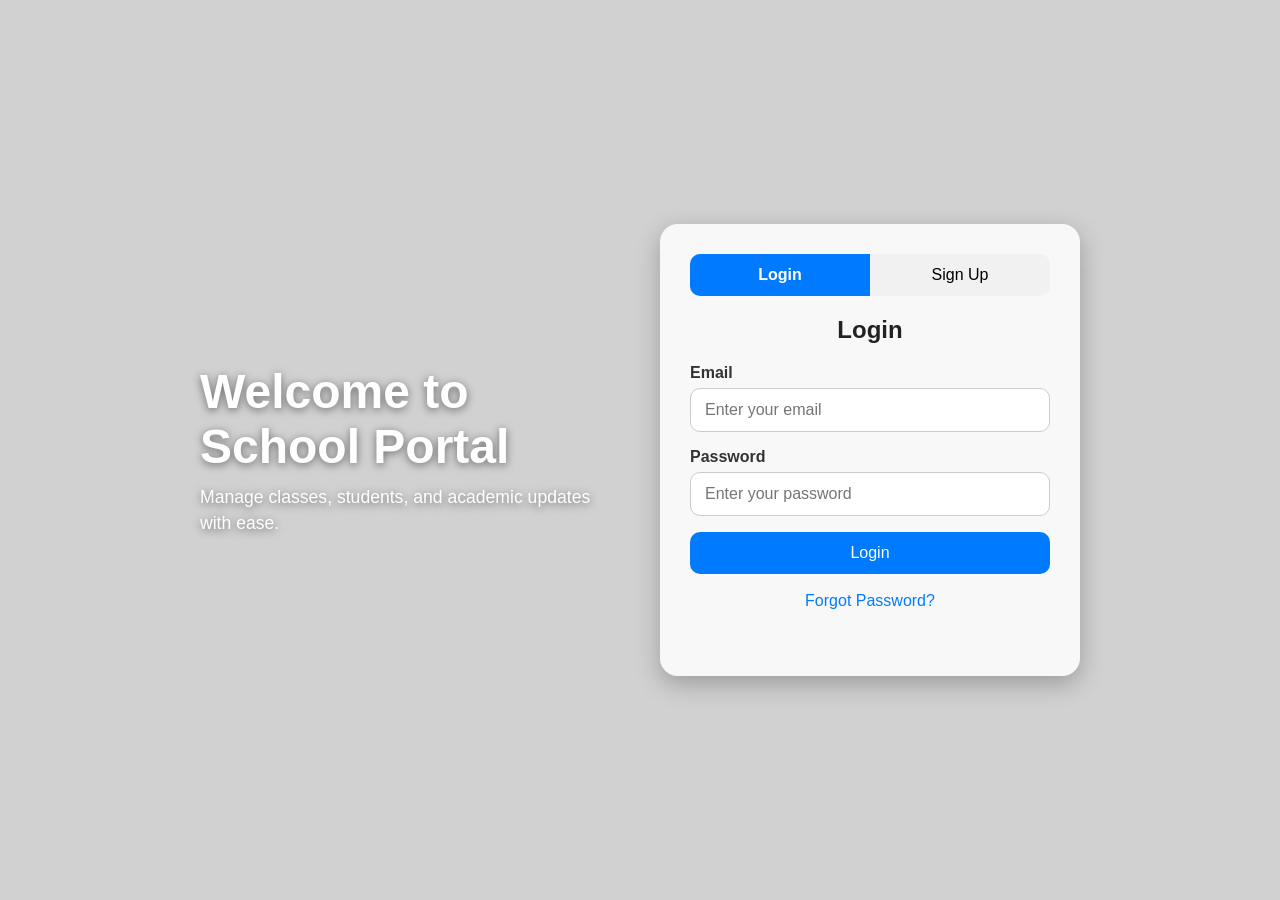
<file: total file.html>
<!DOCTYPE html>
<html lang="en">
<head>
    <meta charset="UTF-8">
    <meta name="viewport" content="width=device-width, initial-scale=1.0">
    <title>School Portal</title>
    <style>
        * {
            margin: 0;
            padding: 0;
            box-sizing: border-box;
        }

        body {
            font-family: Arial, sans-serif;
            min-height: 100vh;
            display: flex;
            justify-content: center;
            align-items: center;
            background-image: url("https://static.vecteezy.com/system/resources/previews/008/734/924/non_2x/cartoon-group-of-elementary-school-kids-in-the-school-yard-vector.jpg");
            background-size: cover;
            background-position: center;
            background-repeat: no-repeat;
            color: #333;
        }

        .page {
            width: 100%;
            min-height: 100vh;
            display: flex;
            justify-content: center;
            align-items: center;
            gap: 40px;
            padding: 30px;
            background: rgba(0, 0, 0, 0.18);
        }

        .brand {
            max-width: 420px;
            color: #fff;
            text-shadow: 0 2px 8px rgba(0, 0, 0, 0.5);
        }

        .brand h1 {
            font-size: 3rem;
            margin-bottom: 10px;
        }

        .brand p {
            font-size: 1.1rem;
            line-height: 1.5;
        }

        .auth-box {
            width: 420px;
            background: rgba(255, 255, 255, 0.85);
            padding: 30px;
            border-radius: 18px;
            box-shadow: 0 8px 25px rgba(0, 0, 0, 0.25);
        }

        .tab-buttons {
            display: flex;
            margin-bottom: 20px;
            background: #f1f1f1;
            border-radius: 10px;
            overflow: hidden;
        }

        .tab {
            flex: 1;
            border: none;
            padding: 12px;
            background: transparent;
            font-size: 1rem;
            cursor: pointer;
            transition: 0.3s ease;
        }

        .tab.active {
            background: #007bff;
            color: white;
            font-weight: bold;
        }

        .form {
            display: none;
        }

        .form.active {
            display: block;
        }

        .form h2 {
            text-align: center;
            margin-bottom: 20px;
            color: #222;
        }

        label {
            display: block;
            margin-bottom: 6px;
            font-weight: 600;
            color: #333;
        }

        input, select {
            width: 100%;
            padding: 12px 14px;
            margin-bottom: 16px;
            border: 1px solid #ccc;
            border-radius: 10px;
            font-size: 1rem;
            background: #fff;
        }

        .submit-btn {
            width: 100%;
            padding: 12px;
            border: none;
            border-radius: 10px;
            background: #007bff;
            color: white;
            font-size: 1rem;
            cursor: pointer;
            transition: 0.3s ease;
        }

        .submit-btn:hover {
            background: #005ec2;
        }

        .extra-links {
            margin-top: 18px;
            text-align: center;
        }

        .extra-links a {
            color: #007bff;
            text-decoration: none;
        }

        .message {
            margin-top: 16px;
            text-align: center;
            font-weight: bold;
            min-height: 20px;
            color: green;
        }

        .dashboard {
            display: none;
            width: min(900px, 100%);
            background: rgba(255, 255, 255, 0.94);
            padding: 32px;
            border-radius: 18px;
            box-shadow: 0 8px 25px rgba(0, 0, 0, 0.25);
        }

        .dashboard.visible {
            display: block;
        }

        .profile-box {
            display: none;
            width: min(620px, 100%);
            max-height: 90vh;
            overflow-y: auto;
            background: rgba(255, 255, 255, 0.94);
            padding: 30px;
            border-radius: 18px;
            box-shadow: 0 8px 25px rgba(0, 0, 0, 0.25);
        }

        .profile-box.visible {
            display: block;
        }

        .profile-box h2 {
            margin-bottom: 8px;
            color: #222;
        }

        .profile-box p {
            margin-bottom: 20px;
            color: #657384;
        }

        .profile-grid {
            display: grid;
            grid-template-columns: 1fr 1fr;
            gap: 0 16px;
        }

        .profile-grid .full-width {
            grid-column: 1 / -1;
        }

        .profile-box textarea {
            width: 100%;
            min-height: 90px;
            padding: 12px 14px;
            margin-bottom: 16px;
            border: 1px solid #ccc;
            border-radius: 10px;
            font: inherit;
            resize: vertical;
        }

        .add-class-btn {
            margin-bottom: 16px;
            padding: 10px 16px;
            border: 1px solid #007bff;
            border-radius: 8px;
            background: #fff;
            color: #007bff;
            cursor: pointer;
        }

        .class-entry {
            margin-bottom: 20px;
            padding: 18px;
            border: 1px solid #dce5ef;
            border-radius: 10px;
            background: #f8fbff;
        }

        .class-entry h3 {
            margin: 0;
            color: #12304a;
        }

        .class-entry-header {
            display: flex;
            justify-content: space-between;
            align-items: center;
            gap: 12px;
            margin-bottom: 14px;
        }

        .remove-class-btn {
            padding: 7px 10px;
            border: 1px solid #c62828;
            border-radius: 7px;
            background: #fff;
            color: #c62828;
            cursor: pointer;
        }

        .remove-class-btn:disabled {
            cursor: not-allowed;
            opacity: 0.45;
        }

        .dashboard-header {
            display: flex;
            justify-content: space-between;
            align-items: center;
            gap: 16px;
            margin-bottom: 24px;
        }

        .dashboard-header h2 {
            color: #222;
        }

        .dashboard-section {
            margin-top: 26px;
        }

        .dashboard-section h3 {
            margin-bottom: 12px;
            color: #12304a;
        }

        .attendance-form {
            display: grid;
            grid-template-columns: 1fr 1fr auto;
            align-items: end;
            gap: 16px;
            padding: 18px;
            border: 1px solid #dce5ef;
            border-radius: 10px;
            background: #f8fbff;
        }

        .attendance-form .submit-btn {
            width: auto;
            white-space: nowrap;
        }

        .attendance-message {
            min-height: 20px;
            margin-top: 10px;
            color: #237a45;
            font-weight: 600;
        }

        .attendance-legend {
            margin: 12px 0;
            color: #526273;
        }

        .monthly-attendance-section .attendance-table td:last-child {
            font-weight: 700;
            text-align: center;
        }

        .monthly-attendance-header { display: flex; align-items: center; justify-content: space-between; gap: 16px; }
        .monthly-attendance-header h3 { margin-bottom: 0; }
        .close-attendance-btn, .open-attendance-btn { padding: 8px 14px; border: 1px solid #1769aa; border-radius: 8px; background: #fff; color: #1769aa; cursor: pointer; }
        .open-attendance-btn { display: none; margin-top: 12px; }
        .monthly-attendance-section.closed #monthlyAttendanceTable { display: none; }
        .monthly-attendance-section.closed .close-attendance-btn { display: none; }
        .monthly-attendance-section.closed .open-attendance-btn { display: inline-block; }

        .attendance-calendar {
            display: grid;
            grid-template-columns: repeat(7, minmax(72px, 1fr));
            gap: 8px;
        }

        .attendance-calendar-header {
            padding: 8px;
            color: #526273;
            font-size: 0.85rem;
            font-weight: 700;
            text-align: center;
        }

        .attendance-day {
            min-height: 74px;
            padding: 10px;
            border: 1px solid #dce5ef;
            border-radius: 8px;
            background: #f8fbff;
            text-align: center;
        }

        .attendance-day-date {
            display: block;
            margin-bottom: 8px;
            color: #526273;
            font-size: 0.85rem;
        }

        .attendance-day-status {
            display: block;
            color: #1769aa;
            font-size: 1.3rem;
            font-weight: 700;
        }

        .attendance-day-empty {
            min-height: 74px;
            border: 1px solid transparent;
        }

        .details-table,
        .attendance-table {
            width: 100%;
            border-collapse: collapse;
            background: #f8fbff;
        }

        .details-table th,
        .details-table td,
        .attendance-table th,
        .attendance-table td {
            padding: 12px 14px;
            border: 1px solid #dce5ef;
            text-align: left;
        }

        .details-table th,
        .attendance-table th {
            background: #eaf3fb;
            color: #12304a;
        }

        .details-table td,
        .attendance-table td {
            color: #34495e;
        }

        .list-grid {
            display: grid;
            grid-template-columns: 1fr 1fr;
            gap: 20px;
        }

        .dashboard-list {
            margin: 0;
            padding: 16px 16px 16px 34px;
            border: 1px solid #dce5ef;
            border-radius: 10px;
            background: #f8fbff;
            color: #34495e;
            line-height: 1.8;
        }

        .logout-btn {
            padding: 10px 16px;
            border: 1px solid #007bff;
            border-radius: 8px;
            background: white;
            color: #007bff;
            cursor: pointer;
        }

        @media (max-width: 800px) {
            .page {
                flex-direction: column;
                padding-top: 60px;
            }

            .brand {
                text-align: center;
            }

            .brand h1 {
                font-size: 2.3rem;
            }

            .auth-box {
                width: 100%;
                max-width: 420px;
            }

            .list-grid {
                grid-template-columns: 1fr;
            }

            .dashboard {
                padding: 22px 16px;
                overflow-x: auto;
            }

            .profile-grid {
                grid-template-columns: 1fr;
            }

            .profile-grid .full-width {
                grid-column: auto;
            }

            .attendance-form {
                grid-template-columns: 1fr;
            }

            .attendance-form .submit-btn {
                width: 100%;
            }
        }
    </style>
</head>
<body>
    <div class="page">
        <div class="brand">
            <h1>Welcome to School Portal</h1>
            <p>Manage classes, students, and academic updates with ease.</p>
        </div>

        <div class="auth-box">
            <div class="tab-buttons">
                <button class="tab active" type="button" data-form="login">Login</button>
                <button class="tab" type="button" data-form="signup">Sign Up</button>
            </div>

            <form id="loginForm" class="form active">
                <h2>Login</h2>

                <label for="loginEmail">Email</label>
                <input id="loginEmail" type="email" placeholder="Enter your email" required>

                <label for="loginPassword">Password</label>
                <input id="loginPassword" type="password" placeholder="Enter your password" required>

                <button type="submit" class="submit-btn">Login</button>

                <div class="extra-links">
                    <a href="#">Forgot Password?</a>
                </div>
            </form>

            <form id="signupForm" class="form">
                <h2>Create Account</h2>

                <label for="signupName">Full Name</label>
                <input id="signupName" type="text" placeholder="Enter your full name" required>

                <label for="signupId">ID Card Number</label>
                <input id="signupId" type="text" placeholder="Enter ID card number" required>

                <label for="signupClass">Class</label>
                <select id="signupClass" required>
                    <option value="">Select Class</option>
                    <option value="1st Grade">1st Grade</option>
                    <option value="2nd Grade">2nd Grade</option>
                    <option value="3rd Grade">3rd Grade</option>
                    <option value="4th Grade">4th Grade</option>
                    <option value="5th Grade">5th Grade</option>
                    <option value="6th Grade">6th Grade</option>
                    <option value="7th Grade">7th Grade</option>
                    <option value="8th Grade">8th Grade</option>
                    <option value="9th Grade">9th Grade</option>
                    <option value="10th Grade">10th Grade</option>
                </select>

                <label for="signupPhone">Phone Number</label>
                <input id="signupPhone" type="tel" placeholder="Enter phone number" required>

                <label for="signupEmail">Email</label>
                <input id="signupEmail" type="email" placeholder="Enter your email" required>

                <label for="signupPassword">Password</label>
                <input id="signupPassword" type="password" placeholder="Create a password" required>

                <button type="submit" class="submit-btn">Sign Up</button>
            </form>

            <p id="message" class="message"></p>
        </div>

        <section id="dashboard" class="dashboard" aria-live="polite">
            <div class="dashboard-header">
                <h2>Student Dashboard</h2>
                <div class="dashboard-actions"><button id="editProfileButton" class="edit-btn" type="button">Edit Student Details</button><button id="logoutButton" class="logout-btn" type="button">Log out</button></div>
            </div>
            <div class="dashboard-section attendance-entry-section">
                <h3>Today's Attendance</h3>
                <form id="attendanceForm" class="attendance-form">
                    <div><label for="attendanceDate">Date</label><input id="attendanceDate" type="date" required></div>
                    <div><label for="attendanceStatus">Class Attendance</label><select id="attendanceStatus" required><option value="">Select status</option><option value="present">Present</option><option value="absent">Absent</option></select></div>
                    <button type="submit" class="submit-btn">Submit Attendance</button>
                </form>
                <p id="attendanceMessage" class="attendance-message" aria-live="polite"></p>
            </div>
            <div class="dashboard-section monthly-attendance-section">
                <div class="monthly-attendance-header"><h3>Monthly Attendance</h3><button id="closeMonthlyAttendance" class="close-attendance-btn" type="button">Close Table</button></div>
                <div id="monthlyAttendanceContent">
                    <form id="monthlyAttendanceForm" class="attendance-form">
                        <div><label for="attendanceMonth">Month</label><select id="attendanceMonth" required><option value="">Select month</option></select></div>
                        <div><label for="attendanceYear">Year</label><select id="attendanceYear" required><option value="">Select year</option></select></div>
                        <button type="submit" class="submit-btn">Display Attendance</button>
                    </form>
                    <p class="attendance-legend"><strong>Note:</strong> P = Present, A = Absent</p>
                    <div id="monthlyAttendanceTable" class="attendance-calendar" aria-live="polite"></div>
                </div>
                <button id="openMonthlyAttendance" class="open-attendance-btn" type="button">Show Attendance Table</button>
            </div>
            <div class="dashboard-section">
                <h3>Student Details</h3>
                <table class="details-table">
                    <tbody>
                        <tr><th>ID</th><td id="studentId">-</td></tr>
                        <tr><th>Name</th><td id="studentName">-</td></tr>
                        <tr><th>Class</th><td id="studentClass">-</td></tr>
                        <tr><th>Attendance</th><td id="studentAttendance">-</td></tr>
                    </tbody>
                </table>
            </div>

            <div class="dashboard-section">
                <h3>Academic Subjects</h3>
                <table class="details-table">
                    <thead><tr><th>Subject</th><th>Score</th></tr></thead>
                    <tbody id="subjectsTable"></tbody>
                </table>
            </div>

            <div class="dashboard-section">
                <h3>Class Records</h3>
                <table class="details-table">
                    <thead><tr><th>Class</th><th>Attendance</th><th>Subjects</th></tr></thead>
                    <tbody id="classRecordsTable"></tbody>
                </table>
            </div>

            <div class="dashboard-section list-grid">
                <div>
                    <h3>Skills</h3>
                    <ul id="skillsList" class="dashboard-list"></ul>
                </div>
                <div>
                    <h3>Talents &amp; Achievements</h3>
                    <ul id="achievementsList" class="dashboard-list"></ul>
                </div>
            </div>

            <div class="dashboard-section">
                <h3>Attendance Report</h3>
                <table class="attendance-table">
                    <thead><tr><th>Month</th><th>Present</th><th>Absent</th><th>Attendance</th></tr></thead>
                    <tbody id="attendanceTable"></tbody>
                </table>
            </div>
        </section>

        <section id="profileBox" class="profile-box" aria-live="polite">
            <h2>Complete Student Profile</h2>
            <p>Please fill in your student information before entering the dashboard.</p>
            <form id="profileForm">
                <div class="profile-grid">
                    <div><label for="profileId">ID Card Number</label><input id="profileId" required></div>
                    <div><label for="profileName">Name</label><input id="profileName" required></div>
                </div>
                <button id="addClassButton" class="add-class-btn" type="button">Add One More Class</button>
                <div id="classEntries"></div>
                <button type="submit" class="submit-btn">Save Profile and Open Dashboard</button>
            </form>
        </section>
    </div>

    <script>
        const tabs = document.querySelectorAll(".tab");
        const forms = document.querySelectorAll(".form");
        const message = document.getElementById("message");

        tabs.forEach((tab) => {
            tab.addEventListener("click", () => {
                const target = tab.dataset.form;

                tabs.forEach((btn) => btn.classList.remove("active"));
                tab.classList.add("active");

                forms.forEach((form) => {
                    form.classList.toggle("active", form.id === `${target}Form`);
                });
            });
        });

        const dashboard = document.getElementById("dashboard");
        const profileBox = document.getElementById("profileBox");
        let pendingStudent = null;
        let activeStudent = null;

        const defaultAttendanceReport = [
            { month: "January", present: 22, absent: 1, rate: "96%" },
            { month: "February", present: 20, absent: 2, rate: "91%" },
            { month: "March", present: 21, absent: 1, rate: "95%" }
        ];

        const today = () => new Date().toISOString().slice(0, 10);
        const monthNames = ["January", "February", "March", "April", "May", "June", "July", "August", "September", "October", "November", "December"];
        const monthSelect = document.getElementById("attendanceMonth");
        const yearSelect = document.getElementById("attendanceYear");

        monthNames.forEach((month, index) => {
            monthSelect.insertAdjacentHTML("beforeend", `<option value="${index}">${month}</option>`);
        });
        for (let year = 2000; year <= 2100; year += 1) {
            yearSelect.insertAdjacentHTML("beforeend", `<option value="${year}">${year}</option>`);
        }
        const getAttendanceStats = (student) => {
            const entries = student.attendanceEntries || {};
            const statuses = Object.values(entries);
            return {
                present: statuses.filter((status) => status === "present").length,
                total: statuses.length
            };
        };

        const renderAttendanceReport = (student, year) => {
            const rows = monthNames.map((month, monthIndex) => {
                const daysInMonth = new Date(year, monthIndex + 1, 0).getDate();
                let presentDays = 0;
                for (let day = 1; day <= daysInMonth; day += 1) {
                    const date = `${year}-${String(monthIndex + 1).padStart(2, "0")}-${String(day).padStart(2, "0")}`;
                    if (student.attendanceEntries[date] === "present") presentDays += 1;
                }
                const absentDays = daysInMonth - presentDays;
                const percentage = Math.round((presentDays / daysInMonth) * 100);
                return `<tr><td>${month} ${year}</td><td>${presentDays}</td><td>${absentDays}</td><td>${percentage}%</td></tr>`;
            });
            document.getElementById("attendanceTable").innerHTML = rows.join("");
        };

        yearSelect.addEventListener("change", () => {
            if (activeStudent && yearSelect.value) {
                renderAttendanceReport(activeStudent, Number(yearSelect.value));
            }
        });

        const monthlyAttendanceSection = document.querySelector(".monthly-attendance-section");
        document.getElementById("closeMonthlyAttendance").addEventListener("click", () => {
            monthlyAttendanceSection.classList.add("closed");
        });
        document.getElementById("openMonthlyAttendance").addEventListener("click", () => {
            monthlyAttendanceSection.classList.remove("closed");
        });

        const displayMonthlyAttendance = () => {
            const month = Number(monthSelect.value);
            const year = Number(yearSelect.value);
            const daysInMonth = new Date(year, month + 1, 0).getDate();
            const cells = ["Sun", "Mon", "Tue", "Wed", "Thu", "Fri", "Sat"].map((day) => `<div class="attendance-calendar-header">${day}</div>`);
            const firstDay = new Date(year, month, 1).getDay();

            for (let blank = 0; blank < firstDay; blank += 1) {
                cells.push(`<div class="attendance-day attendance-day-empty" aria-hidden="true"></div>`);
            }

            let presentDays = 0;
            for (let day = 1; day <= daysInMonth; day += 1) {
                const date = `${year}-${String(month + 1).padStart(2, "0")}-${String(day).padStart(2, "0")}`;
                const status = activeStudent.attendanceEntries[date] === "present" ? "P" : "A";
                if (status === "P") presentDays += 1;
                const monthDay = `${monthNames[month].slice(0, 3)} - ${String(day).padStart(2, "0")}`;
                cells.push(`<div class="attendance-day"><span class="attendance-day-date">${monthDay}</span><span class="attendance-day-status">${status}</span></div>`);
            }

            document.getElementById("monthlyAttendanceTable").innerHTML = cells.join("");
            const monthlyPercentage = Math.round((presentDays / daysInMonth) * 100);
            document.getElementById("studentAttendance").textContent = `${monthlyPercentage}%`;
            document.getElementById("attendanceMessage").textContent = `${monthNames[month]} ${year}: ${presentDays} of ${daysInMonth} days present (${monthlyPercentage}%).`;
        };

        const classEntries = document.getElementById("classEntries");
        const createClassEntry = (record = {}, number = classEntries.children.length + 1) => {
            const entry = document.createElement("div");
            entry.className = "class-entry";
            entry.innerHTML = `<div class="class-entry-header"><h3>Class ${number}</h3><button class="remove-class-btn" type="button">Remove This Class</button></div><div class="profile-grid">
                <div><label>Class Name</label><input class="class-name" placeholder="Example: 10-A" value="${record.className || ""}" required></div>
                <div><label>Attendance</label><input class="class-attendance" placeholder="Example: 92%" value="${record.attendance || ""}" required></div>
                <div><label>Maths Score</label><input class="class-maths" type="number" min="0" max="100" value="${record.subjects?.[0]?.score || ""}" required></div>
                <div><label>Science Score</label><input class="class-science" type="number" min="0" max="100" value="${record.subjects?.[1]?.score || ""}" required></div>
                <div><label>English Score</label><input class="class-english" type="number" min="0" max="100" value="${record.subjects?.[2]?.score || ""}" required></div>
                <div><label>Communication</label><input class="class-communication" value="${record.skills?.[0]?.level || ""}" required></div>
                <div><label>Leadership</label><input class="class-leadership" value="${record.skills?.[1]?.level || ""}" required></div>
                <div><label>Team Work</label><input class="class-teamwork" value="${record.skills?.[2]?.level || ""}" required></div>
                <div class="full-width"><label>Talents &amp; Achievements</label><textarea class="class-achievements" placeholder="Enter one achievement per line" required>${record.achievements?.join("\n") || ""}</textarea></div>
            </div>`;
            classEntries.appendChild(entry);
            entry.querySelector(".remove-class-btn").addEventListener("click", () => {
                if (classEntries.children.length === 1) return;
                entry.remove();
                Array.from(classEntries.children).forEach((item, index) => {
                    item.querySelector("h3").textContent = `Class ${index + 1}`;
                });
                classEntries.querySelector(".remove-class-btn").disabled = true;
            });
            classEntries.querySelectorAll(".remove-class-btn").forEach((button) => {
                button.disabled = classEntries.children.length === 1;
            });
        };

        const collectClassRecords = () => Array.from(classEntries.querySelectorAll(".class-entry")).map((entry) => ({
            className: entry.querySelector(".class-name").value.trim(),
            attendance: entry.querySelector(".class-attendance").value.trim(),
            subjects: [{ name: "Maths", score: Number(entry.querySelector(".class-maths").value) }, { name: "Science", score: Number(entry.querySelector(".class-science").value) }, { name: "English", score: Number(entry.querySelector(".class-english").value) }],
            skills: [{ name: "Communication", level: entry.querySelector(".class-communication").value.trim() }, { name: "Leadership", level: entry.querySelector(".class-leadership").value.trim() }, { name: "Team Work", level: entry.querySelector(".class-teamwork").value.trim() }],
            achievements: entry.querySelector(".class-achievements").value.split("\n").map((item) => item.trim()).filter(Boolean)
        }));

        createClassEntry();
        document.getElementById("addClassButton").addEventListener("click", () => createClassEntry());

        const showDashboard = (student) => {
            activeStudent = { ...student, attendanceStats: getAttendanceStats(student), attendanceEntries: student.attendanceEntries || {} };
            student = activeStudent;
            const records = student.classRecords?.length ? student.classRecords : [{ className: student.className, attendance: student.attendance, subjects: student.subjects, skills: student.skills, achievements: student.achievements }];
            const firstRecord = records[0];
            document.getElementById("studentId").textContent = student.id;
            document.getElementById("studentName").textContent = student.name;
            document.getElementById("studentClass").textContent = records.map((record) => record.className).join(", ");
            const percentage = student.attendanceStats.total ? Math.round((student.attendanceStats.present / student.attendanceStats.total) * 100) : 0;
            document.getElementById("studentAttendance").textContent = `${percentage}%`;
            document.getElementById("subjectsTable").innerHTML = firstRecord.subjects.map((subject) => `<tr><td>${subject.name}</td><td>${subject.score}</td></tr>`).join("");
            document.getElementById("classRecordsTable").innerHTML = records.map((record) => `<tr><td>${record.className}</td><td>${record.attendance}</td><td>${record.subjects.map((subject) => `${subject.name}: ${subject.score}`).join(", ")}</td></tr>`).join("");
            document.getElementById("skillsList").innerHTML = firstRecord.skills.map((skill) => `<li>${skill.name}: ${skill.level}</li>`).join("");
            document.getElementById("achievementsList").innerHTML = firstRecord.achievements.map((achievement) => `<li>${achievement}</li>`).join("");
            renderAttendanceReport(student, new Date().getFullYear());
            document.querySelector(".auth-box").style.display = "none";
            document.querySelector(".brand").style.display = "none";
            profileBox.classList.remove("visible");
            dashboard.classList.add("visible");
            document.getElementById("attendanceDate").value = today();
            document.getElementById("attendanceStatus").value = student.attendanceEntries[today()] || "";
            yearSelect.value = String(new Date().getFullYear());
            renderAttendanceReport(student, Number(yearSelect.value));
        };

        document.getElementById("attendanceDate").addEventListener("change", (event) => {
            document.getElementById("attendanceStatus").value = activeStudent?.attendanceEntries?.[event.target.value] || "";
        });

        document.getElementById("attendanceForm").addEventListener("submit", (event) => {
            event.preventDefault();
            const date = document.getElementById("attendanceDate").value;
            const status = document.getElementById("attendanceStatus").value;
            const previousStatus = activeStudent.attendanceEntries[date];
            const stats = { ...activeStudent.attendanceStats };

            if (previousStatus !== status) {
                if (previousStatus === "present") stats.present -= 1;
                if (!previousStatus) stats.total += 1;
                if (status === "present") stats.present += 1;
            }

            activeStudent.attendanceEntries[date] = status;
            activeStudent.attendanceStats = stats;
            activeStudent.attendance = `${Math.round((stats.present / stats.total) * 100)}%`;
            localStorage.setItem("studentAccount", JSON.stringify(activeStudent));
            document.getElementById("studentAttendance").textContent = activeStudent.attendance;
            document.getElementById("attendanceMessage").textContent = `Attendance for ${date} submitted as ${status}. Total attendance: ${activeStudent.attendance}`;
            monthSelect.value = String(Number(date.slice(5, 7)) - 1);
            yearSelect.value = date.slice(0, 4);
            displayMonthlyAttendance();
            renderAttendanceReport(activeStudent, Number(date.slice(0, 4)));
        });

        document.getElementById("monthlyAttendanceForm").addEventListener("submit", (event) => {
            event.preventDefault();
            displayMonthlyAttendance();
        });

        document.getElementById("loginForm").addEventListener("submit", (event) => {
            event.preventDefault();
            const email = document.getElementById("loginEmail").value.trim().toLowerCase();
            const password = document.getElementById("loginPassword").value;
            const savedStudent = JSON.parse(localStorage.getItem("studentAccount") || "null");

            if (!savedStudent || savedStudent.email !== email || savedStudent.password !== password) {
                message.textContent = "Invalid email or password.";
                message.style.color = "#c62828";
                return;
            }

            const student = {
                ...savedStudent,
                subjects: savedStudent.subjects || [{ name: "Maths", score: 88 }, { name: "Science", score: 91 }, { name: "English", score: 85 }],
                skills: savedStudent.skills || [{ name: "Communication", level: "Good" }, { name: "Leadership", level: "Excellent" }, { name: "Team Work", level: "Excellent" }],
                achievements: savedStudent.achievements || ["Cricket Team Captain", "Science Fair Winner", "District Level Chess Player"],
                attendanceReport: savedStudent.attendanceReport || defaultAttendanceReport
            };

            message.textContent = "";
            if (!savedStudent.profileCompleted) {
                pendingStudent = student;
                document.getElementById("profileId").value = student.id || "";
                document.getElementById("profileName").value = student.name || "";
                classEntries.innerHTML = "";
                (student.classRecords || []).forEach((record, index) => createClassEntry(record, index + 1));
                if (!classEntries.children.length) createClassEntry();
                document.querySelector(".auth-box").style.display = "none";
                document.querySelector(".brand").style.display = "none";
                profileBox.classList.add("visible");
                return;
            }

            showDashboard(student);
        });

        document.getElementById("profileForm").addEventListener("submit", (event) => {
            event.preventDefault();
            const classRecords = collectClassRecords();
            const student = {
                ...pendingStudent,
                id: document.getElementById("profileId").value.trim(),
                name: document.getElementById("profileName").value.trim(),
                className: classRecords[0].className,
                attendance: classRecords[0].attendance,
                attendanceStats: { present: 0, total: 0 },
                attendanceEntries: {},
                subjects: classRecords[0].subjects,
                skills: classRecords[0].skills,
                achievements: classRecords[0].achievements,
                classRecords,
                profileCompleted: true
            };
            localStorage.setItem("studentAccount", JSON.stringify(student));
            showDashboard(student);
        });

        document.getElementById("editProfileButton").addEventListener("click", () => {
            pendingStudent = activeStudent;
            document.getElementById("profileId").value = activeStudent.id || "";
            document.getElementById("profileName").value = activeStudent.name || "";
            classEntries.innerHTML = "";
            (activeStudent.classRecords || []).forEach((record, index) => createClassEntry(record, index + 1));
            if (!classEntries.children.length) createClassEntry();
            dashboard.classList.remove("visible");
            profileBox.classList.add("visible");
        });

        document.getElementById("signupForm").addEventListener("submit", (event) => {
            event.preventDefault();
            const student = {
                id: document.getElementById("signupId").value.trim(),
                name: document.getElementById("signupName").value.trim(),
                className: document.getElementById("signupClass").value,
                email: document.getElementById("signupEmail").value.trim().toLowerCase(),
                password: document.getElementById("signupPassword").value,
                attendance: "92%",
                attendanceStats: { present: 0, total: 0 },
                attendanceEntries: {},
                subjects: [{ name: "Maths", score: 88 }, { name: "Science", score: 91 }, { name: "English", score: 85 }],
                skills: [{ name: "Communication", level: "Good" }, { name: "Leadership", level: "Excellent" }, { name: "Team Work", level: "Excellent" }],
                achievements: ["Cricket Team Captain", "Science Fair Winner", "District Level Chess Player"],
                attendanceReport: [{ month: "January", present: 22, absent: 1, rate: "96%" }, { month: "February", present: 20, absent: 2, rate: "91%" }, { month: "March", present: 21, absent: 1, rate: "95%" }]
            };
            localStorage.setItem("studentAccount", JSON.stringify(student));
            message.textContent = "Account created successfully. You can now log in.";
            message.style.color = "green";
        });

        document.getElementById("logoutButton").addEventListener("click", () => {
            dashboard.classList.remove("visible");
            profileBox.classList.remove("visible");
            document.querySelector(".auth-box").style.display = "block";
            document.querySelector(".brand").style.display = "block";
            document.getElementById("loginForm").reset();
        });
    </script>
</body>
</html>
</file>
